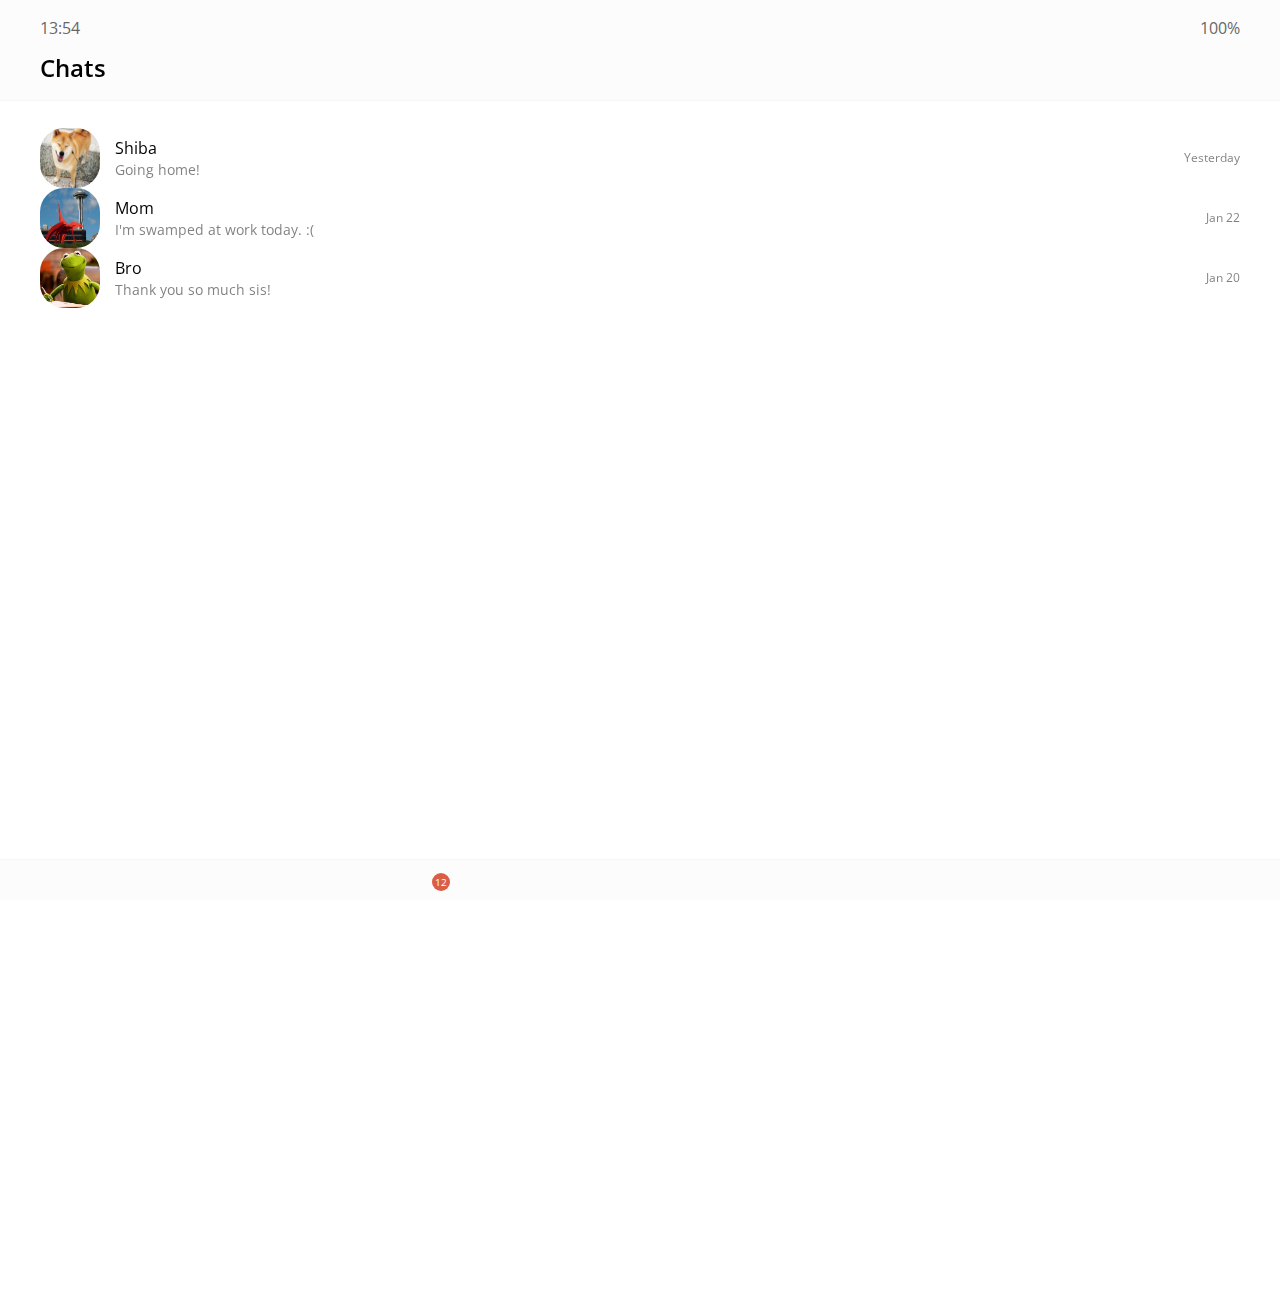
<file: index.html>
<!DOCTYPE html>
<html lang="en">
<head>
  <meta charset="UTF-8">
  <meta name="viewport" content="width=device-width, initial-scale=1.0">
  <meta http-equiv="X-UA-Compatible" content="ie=edge">
  <link
      rel="stylesheet"
      href="https://use.fontawesome.com/releases/v5.7.2/css/all.css"
      integrity="sha384-fnmOCqbTlWIlj8LyTjo7mOUStjsKC4pOpQbqyi7RrhN7udi9RwhKkMHpvLbHG9Sr"
      crossorigin="anonymous" />
  <link rel="stylesheet" href="css/styles.css"/>
  <title>Chats | Kakao Clone</title>
</head>

<body>
  <div class="status-bar">
    <div class="status-bar__column">
      <span class="status-bar__clock">13:54 </span>
    </div>
    <div class="status-bar__column">
      <i class="fas fa-clock"></i>
      <i class="fas fa-volume-mute"></i>
      <i class="fas fa-wifi"></i>
      <span class="status-bar__battery-level">100%</span>
      <i class="fas fa-battery-full"></i>
    </div>
  </div>
  <header class="header">
    <div class="header__header-column">
      <h1 class="header__title">Chats</h1>
    </div>
    <div class="header__header-column">
      <span class="header__icon">
        <a href="find.html" class="header__icon-link"><i class="fas fa-search"></i></a>
      </span>
      <span class="header__icon">
        <a href="index.html" class="header__icon-link"><i class="far fa-comment"></i></a>
      </span>
      <span class="header__icon">
        <a href="settings.html" class="header__icon-link"><i class="fa fa-cog"></i></a> 
      </span>
    </div>
  </header>

  <main class="chats">
    <ul class="chats__list">
      <!-- 1st chat -->
      <li class="friends__friend chats__chat chat">
        <a href="chat.html">
          <div class="chats__chat friend friend--lg">
            <div class="friend__column">
              <img src="./images/shiba.jpg" alt="avatar" class="m-avatar friend__avatar">
              <div class="friend__content">
                <span class="friend__name">
                  Shiba
                </span>
                <span class="friend__bottom-text">
                  Going home!
                </span>
              </div>
            </div> 
            <div class="friend__column">
              <span class="chat__timestamp">
                Yesterday
              </span> 
            </div>
          </div>
        </a>
      </li>
      
      <!-- 2nd chat -->
      <li class="friends__friend chats__chat chat">
        <a href="chat.html">
          <div class="chats__chat friend friend--lg">
            <div class="friend__column">
              <img src="./images/spaceneedle.jpg" alt="avatar" class="m-avatar friend__avatar">
              <div class="friend__content">
                <span class="friend__name">
                  Mom
                </span>
                <span class="friend__bottom-text">
                  I'm swamped at work today. :(
                </span>
              </div>
            </div> 
            <div class="friend__column">
              <span class="chat__timestamp">
                Jan 22
              </span> 
            </div>
          </div>
        </a>
      </li>

      <!-- 3rd chat -->
      <li class="friends__friend chats__chat chat">
        <a href="chat.html">
          <div class="chats__chat friend friend--lg">
            <div class="friend__column">
              <img src="./images/kermit.jpg" alt="avatar" class="m-avatar friend__avatar">
              <div class="friend__content">
                <span class="friend__name">
                  Bro
                </span>
                <span class="friend__bottom-text">
                  Thank you so much sis!
                </span>
              </div>
            </div> 
            <div class="friend__column">
              <span class="chat__timestamp">
                Jan 20
              </span> 
            </div>
          </div>
        </a>
      </li>
    </ul>
  </main>

  <nav class="nav">
    <ul class="nav__list">
      <li class="nav__list-item">
        <a href="friends.html" class="nav__list-link">
          <i class="far fa-user"></i>
        </a>
      </li>
      <li class="nav__list-item">
        <!-- container will be relative -->
        <a href="index.html" class="nav__list-link">
          <!-- badge will be absolute -->
          <div class="nav__badge">12</div> 
          <i class="fas fa-comment"></i>
        </a>
      </li>
      <li class="nav__list-item">
        <a href="find.html" class="nav__list-link">
          <i class="fas fa-search"></i>
        </a>
      </li>
      <li class="nav__list-item">
        <a href="more.html" class="nav__list-link">
          <i class="fas fa-ellipsis-h"></i>
        </a>
      </li>
    </ul>
  </nav>
</body>
</html>
</file>
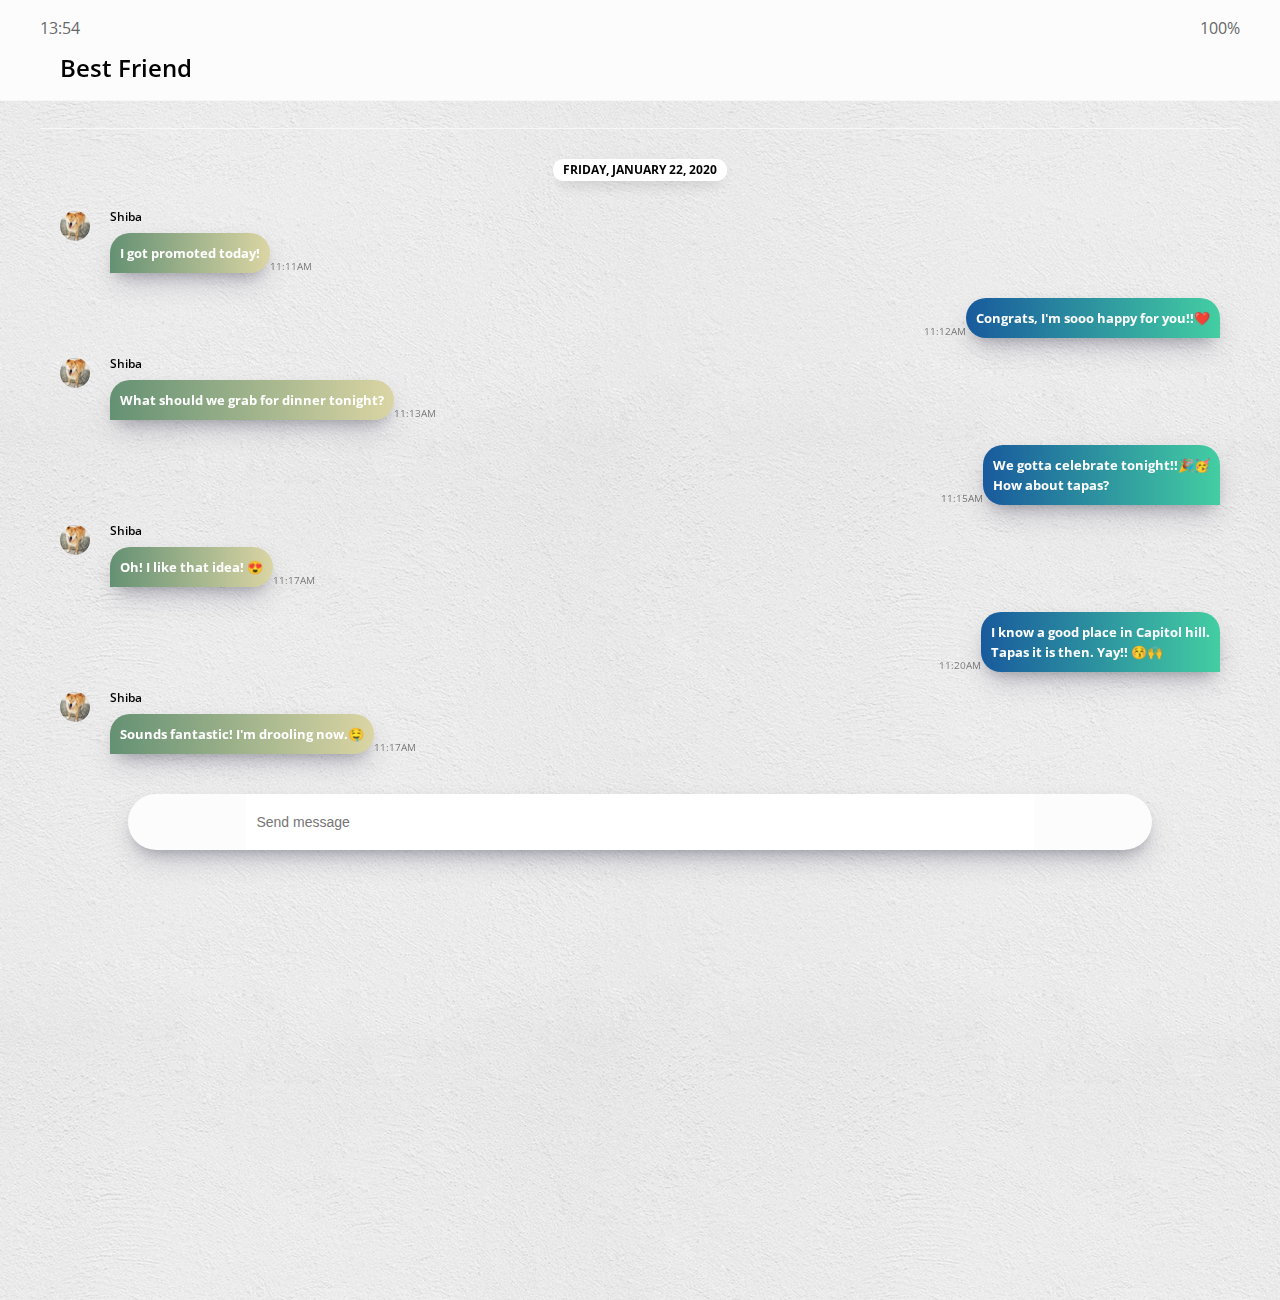
<file: chat.html>
<!DOCTYPE html>
<html lang="en">
<head>
  <meta charset="UTF-8">
  <meta name="viewport" content="width=device-width, initial-scale=1.0">
  <meta http-equiv="X-UA-Compatible" content="ie=edge">
  <link
      rel="stylesheet"
      href="https://use.fontawesome.com/releases/v5.7.2/css/all.css"
      integrity="sha384-fnmOCqbTlWIlj8LyTjo7mOUStjsKC4pOpQbqyi7RrhN7udi9RwhKkMHpvLbHG9Sr"
      crossorigin="anonymous" />
  <link rel="stylesheet" href="css/styles.css"/>
  <title>Chat | Kakao Clone</title>
</head>

<body class="chats-body">
  <div class="status-bar">
    <div class="status-bar__column">
      <span class="status-bar__clock">13:54 </span>
    </div>
    <div class="status-bar__column">
      <i class="fas fa-clock"></i>
      <i class="fas fa-volume-mute"></i>
      <i class="fas fa-wifi"></i>
      <span class="status-bar__battery-level">100%</span>
      <i class="fas fa-battery-full"></i>
    </div>
  </div>

  <header class="header">
    <div class="header__header-column">
      <a href="index.html" class="header__back-btn">
        <i class="fas fa-arrow-left"></i>
      </a>
      <h1 class="header__title">Best Friend</h1>
    </div>

    <div class="header__header-column">
      <span class="header__icon">
        <i class="fas fa-search"></i>
      </span>
      <span class="header__icon">
        <i class="fas fa-bars"></i>
      </span>
    </div>
  </header>

  <main class="chat">
    <ul class="chat__messages">
      <span class="chat__timestamp">Friday, January 22, 2020</span>
      <!-- Incoming message -->
      <li class="incoming-message message">
        <!-- 1st column -->
        <img src="images/shiba.jpg" class="message__avatar" alt="avatar"/>
        <!-- 2nd column -->
        <span class="message__content">
          <span class="message__author">Shiba</span>
          <div class="message__bubble">
            I got promoted today!
          </div>
        </span>
        <!-- 3rd column -->
        <span class="message__timestamp">11:11AM</span>
      </li>

      <!-- Outgoing message -->
      <li class="outgoing-message message">
        <!-- 1st column -->
        <span class="message__timestamp">11:12AM</span>
        <!-- 2nd column -->
        <span class="message__content">
          <div class="message__bubble">
            Congrats, I'm sooo happy for you!!❤️
          </div>
        </span>
      </li>

      <!-- Incoming message -->
      <li class="incoming-message message">
        <!-- 1st column -->
        <img src="images/shiba.jpg" class="message__avatar" alt="avatar"/>
        <!-- 2nd column -->
        <span class="message__content">
          <span class="message__author">Shiba</span>
          <div class="message__bubble">
            What should we grab for dinner tonight?
          </div>
        </span>
        <!-- 3rd column -->
        <span class="message__timestamp">11:13AM</span>
      </li>

      <!-- Outgoing message -->
      <li class="outgoing-message message">
        <!-- 1st column -->
        <span class="message__timestamp">11:15AM</span>
        <!-- 2nd column -->
        <span class="message__content">
          <div class="message__bubble">
            We gotta celebrate tonight!!🎉🥳
            <br>
            How about tapas?
          </div>
        </span>
      </li>

      <!-- Incoming message -->
      <li class="incoming-message message">
        <!-- 1st column -->
        <img src="images/shiba.jpg" class="message__avatar" alt="avatar"/>
        <!-- 2nd column -->
        <span class="message__content">
          <span class="message__author">Shiba</span>
          <div class="message__bubble">
            Oh! I like that idea! 😍
          </div>
        </span>
        <!-- 3rd column -->
        <span class="message__timestamp">11:17AM</span>
      </li>

      <!-- Outgoing message -->
      <li class="outgoing-message message">
        <!-- 1st column -->
        <span class="message__timestamp">11:20AM</span>
        <!-- 2nd column -->
        <span class="message__content">
          <div class="message__bubble">
            I know a good place in Capitol hill.
            <br>
            Tapas it is then. Yay!! 😚🙌
          </div>
        </span>
      </li>

      <!-- Incoming message -->
      <li class="incoming-message message">
        <!-- 1st column -->
        <img src="images/shiba.jpg" class="message__avatar" alt="avatar"/>
        <!-- 2nd column -->
        <span class="message__content">
          <span class="message__author">Shiba</span>
          <div class="message__bubble">
            Sounds fantastic! I'm drooling now.🤤
          </div>
        </span>
        <!-- 3rd column -->
        <span class="message__timestamp">11:17AM</span>
      </li>


    </ul>
  </main>

  <div class="chat__write">
    <!-- 1st column -->
    <div class="chat__write-column">
      <i class="far fa-plus-square"></i>
    </div>
    <!-- 2nd column -->
    <div class="chat__write-column">
      <input type="text" placeholder="Send message" class="chat__write-input">
    </div>
    <!-- 3rd column -->
    <div class="chat__write-column">
      <span class="chat__write-icon">
        <i class="far fa-smile-wink"></i>
      </span>
      <span class="chat__write-icon">
        <i class="fas fa-microphone"></i>
      </span>
    </div>
  </div>

</body>
</html>
</file>
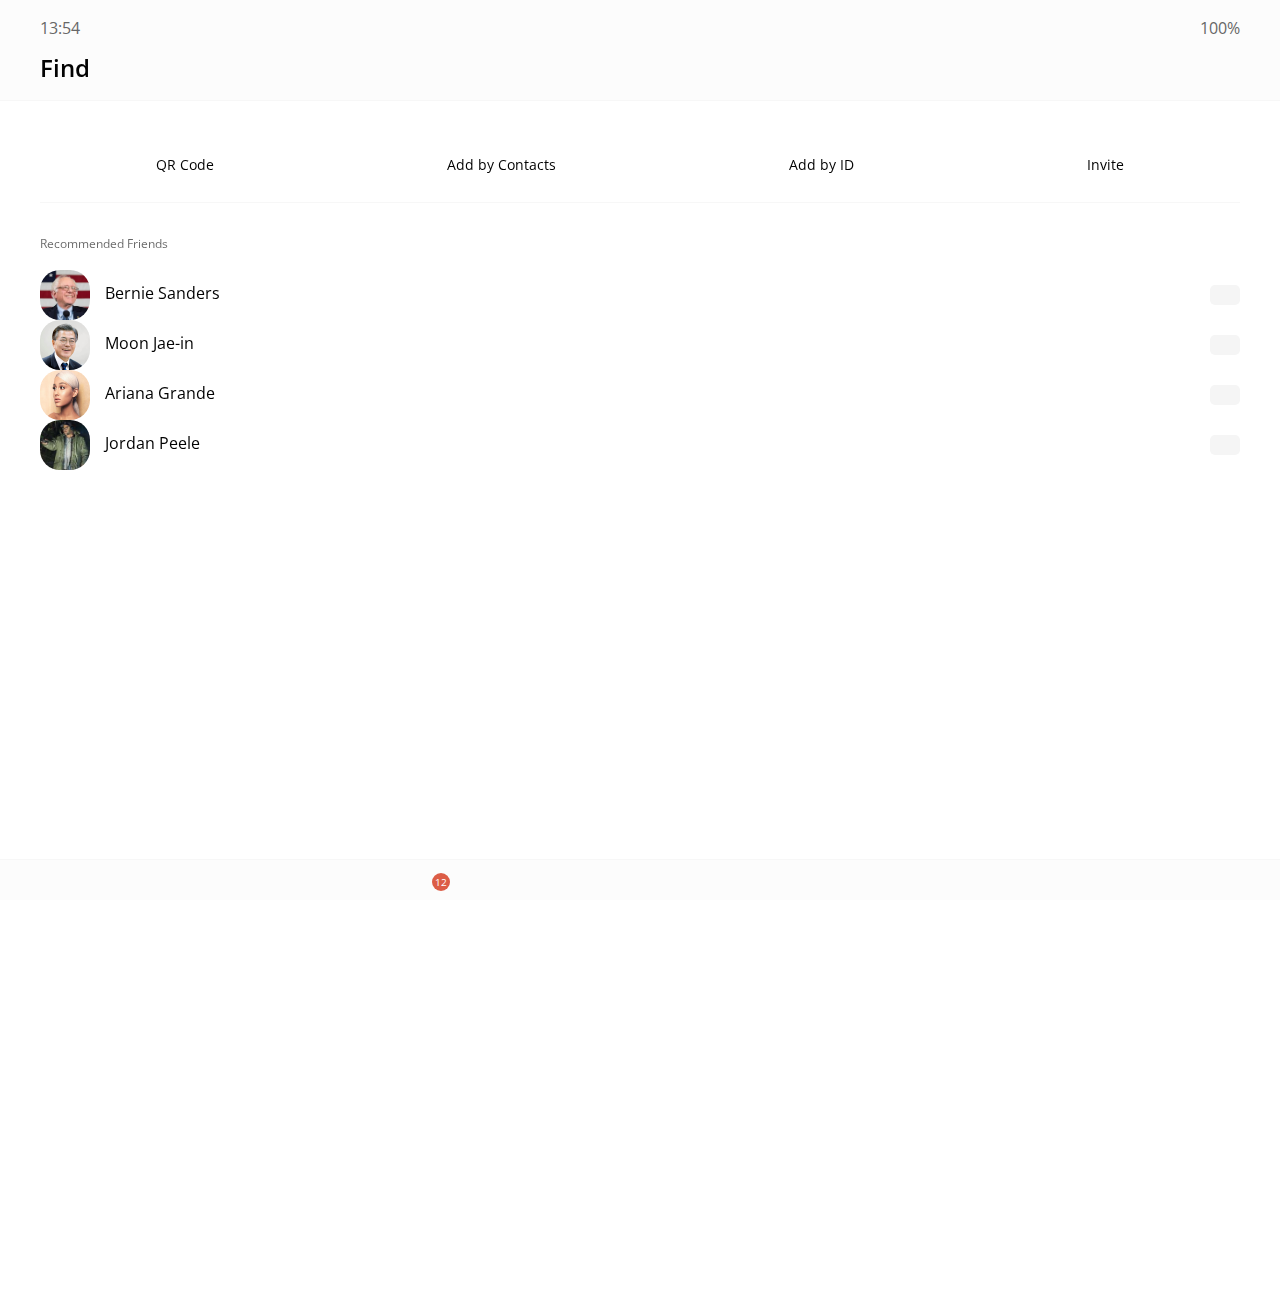
<file: find.html>
<!DOCTYPE html>
<html lang="en">
<head>
  <meta charset="UTF-8">
  <meta name="viewport" content="width=device-width, initial-scale=1.0">
  <meta http-equiv="X-UA-Compatible" content="ie=edge">
  <link
      rel="stylesheet"
      href="https://use.fontawesome.com/releases/v5.7.2/css/all.css"
      integrity="sha384-fnmOCqbTlWIlj8LyTjo7mOUStjsKC4pOpQbqyi7RrhN7udi9RwhKkMHpvLbHG9Sr"
      crossorigin="anonymous" />
  <link rel="stylesheet" href="css/styles.css"/>
  <title>Find | Kakao Clone</title>
</head>
<body>
  <div class="status-bar">
    <div class="status-bar__column">
      <span class="status-bar__clock">13:54 </span>
    </div>
    <div class="status-bar__column">
      <i class="fas fa-clock"></i>
      <i class="fas fa-volume-mute"></i>
      <i class="fas fa-wifi"></i>
      <span class="status-bar__battery-level">100%</span>
      <i class="fas fa-battery-full"></i>
    </div>
  </div>
  <header class="header">
    <div class="header__header-column">
      <h1 class="header__title">Find</h1>
    </div>
    <div class="header__header-column">
      <span class="header__icon">
        <i class="fas fa-search"></i>
      </span>
      <span class="header__icon">
        <i class="fa fa-cog"></i>
      </span>
    </div>
  </header>

  <main class="find">
    <header class="find__header">
      <ul class="find__header-list">
        <!-- QR code -->
        <li class="find__header-btn header-btn">
          <span class="header-btn__icon">
            <i class="fas fa-qrcode fa-2x"></i>
          </span>
          <span class="header-btn__title">
            QR Code
          </span>
        </li>

        <!-- Add by Contacts -->
        <li class="find__header-btn header-btn">
          <span class="header-btn__icon">
            <i class="fas fa-user-plus fa-2x"></i>
          </span>
          <span class="header-btn__title">
            Add by Contacts
          </span>
        </li>

        <!-- Add by ID -->
        <li class="find__header-btn header-btn">
          <span class="header-btn__icon">
            <i class="fas fa-passport fa-2x"></i>
          </span>
          <span class="header-btn__title">
            Add by ID
          </span>
        </li>

        <!-- invite -->
        <li class="find__header-btn header-btn">
          <span class="header-btn__icon">
            <i class="far fa-envelope fa-2x"></i>
          </span>
          <span class="header-btn__title">
            Invite
          </span>
        </li>
      </ul>
    </header>

    <!-- Recommended Friends -->
    <ul class="find__recommended">
      <h5 class="find__title">
        Recommended Friends
      </h5>

      <!-- 1st friend -->
      <li class="find__friend friend friend--lg">
        <div class="friend__column">
          <img src="./images/bernie.jpg" alt="avatar" class="friend__avatar">
          <div class="friend__content">
            <span class="friend__name">
              Bernie Sanders
            </span>
          </div>
        </div> 
        <div class="friend__column">
          <div class="friend__add-btn">
            <i class="fas fa-user-plus"></i>
          </div>
        </div>
      </li>

      <!-- 2nd friend -->
      <li class="find__friend friend friend--lg">
        <div class="friend__column">
          <img src="./images/moon.jpg" alt="avatar" class="friend__avatar">
          <div class="friend__content">
            <span class="friend__name">
              Moon Jae-in
            </span>
          </div>
        </div> 
        <div class="friend__column">
          <div class="friend__add-btn">
            <i class="fas fa-user-plus"></i>
          </div>
        </div>
      </li>

      <!-- 3rd friend -->
      <li class="find__friend friend friend--lg">
        <div class="friend__column">
          <img src="./images/ariana.jpg" alt="avatar" class="friend__avatar">
          <div class="friend__content">
            <span class="friend__name">
              Ariana Grande
            </span>
          </div>
        </div> 
        <div class="friend__column">
          <div class="friend__add-btn">
            <i class="fas fa-user-plus"></i>
          </div>
        </div>
      </li>

      <!-- 4th friend -->
      <li class="find__friend friend friend--lg">
        <div class="friend__column">
          <img src="./images/jordan.jpg" alt="avatar" class="friend__avatar">
          <div class="friend__content">
            <span class="friend__name">
              Jordan Peele
            </span>
          </div>
        </div> 
        <div class="friend__column">
          <div class="friend__add-btn">
            <i class="fas fa-user-plus"></i>
          </div>
        </div>
      </li>

    </ul>
  </main>
  <nav class="nav">
    <ul class="nav__list">
      <li class="nav__list-item">
        <a href="friends.html" class="nav__list-link">
          <i class="far fa-user"></i>
        </a>
      </li>
      <li class="nav__list-item">
        <a href="index.html" class="nav__list-link">
          <div class="nav__badge">12</div>
          <i class="far fa-comment"></i>
        </a>
      </li>
      <li class="nav__list-item">
        <a href="find.html" class="nav__list-link">
          <i class="fas fa-search"></i>
        </a>
      </li>
      <li class="nav__list-item">
        <a href="more.html" class="nav__list-link">
          <i class="fas fa-ellipsis-h"></i>
        </a>
      </li>
    </ul>
  </nav>
</body>
</html>
</file>
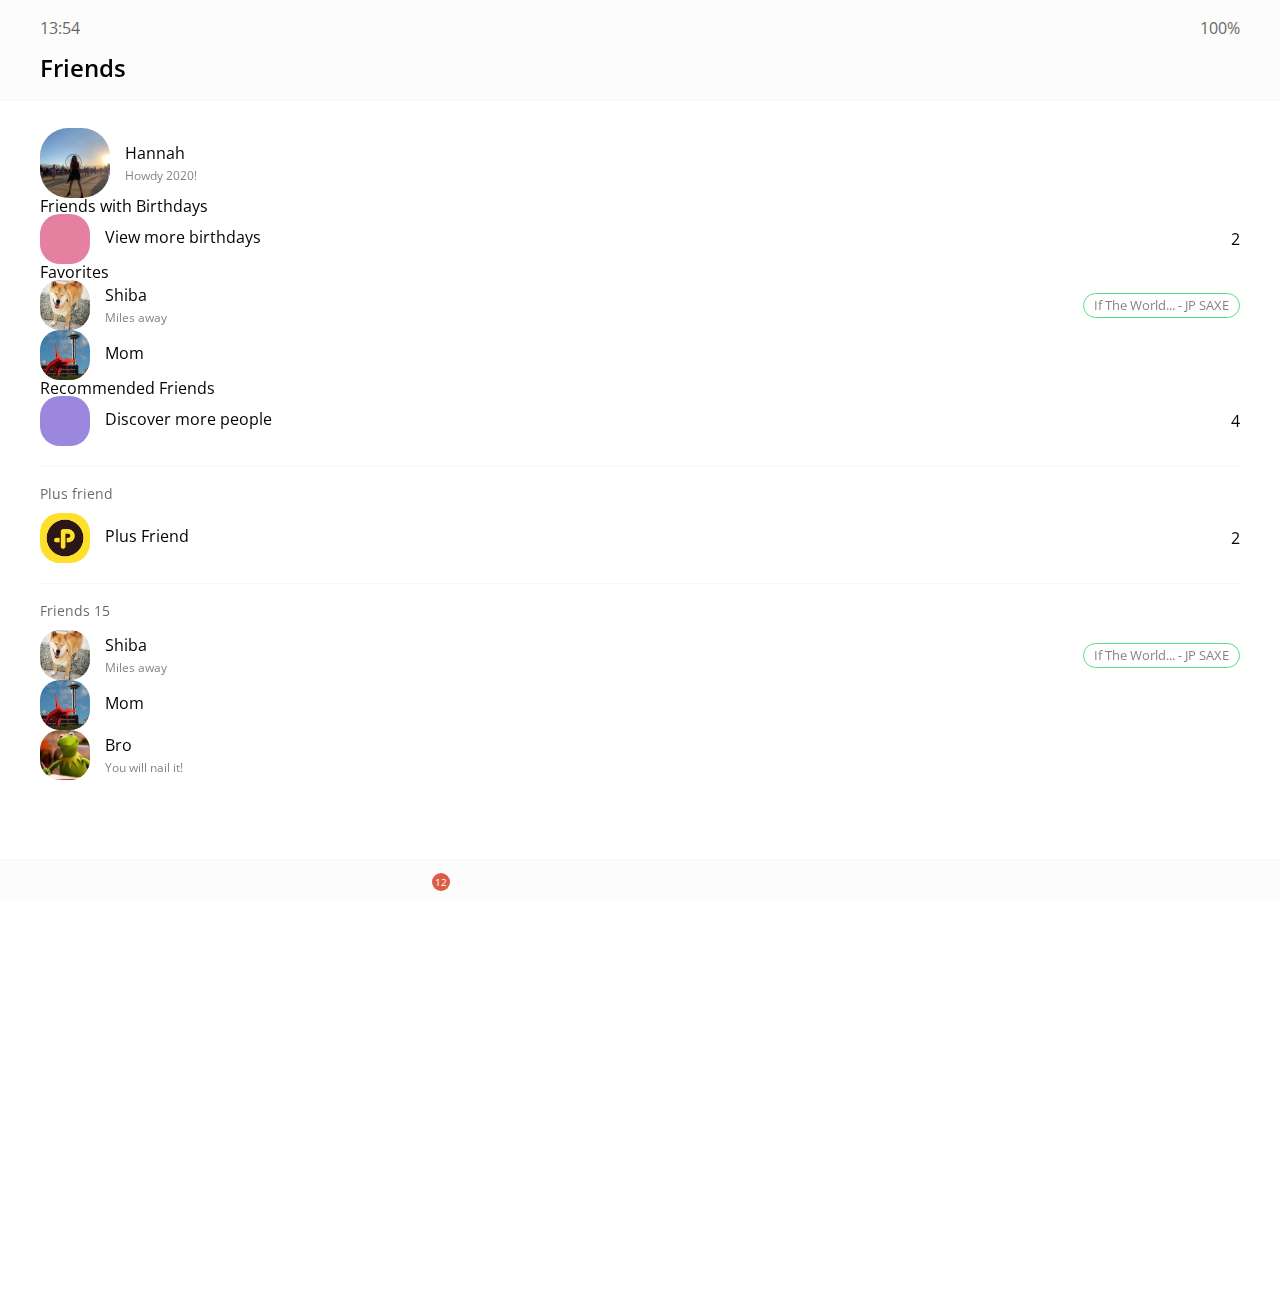
<file: friends.html>
<!DOCTYPE html>
<html lang="en">
<head>
  <meta charset="UTF-8">
  <meta name="viewport" content="width=device-width, initial-scale=1.0">
  <meta http-equiv="X-UA-Compatible" content="ie=edge">
  <link
      rel="stylesheet"
      href="https://use.fontawesome.com/releases/v5.7.2/css/all.css"
      integrity="sha384-fnmOCqbTlWIlj8LyTjo7mOUStjsKC4pOpQbqyi7RrhN7udi9RwhKkMHpvLbHG9Sr"
      crossorigin="anonymous" />
  <link rel="stylesheet" href="css/styles.css"/>
  <title>Friends | Kakao Clone</title>
</head>
<body>
  <div class="status-bar">
    <div class="status-bar__column">
      <span class="status-bar__clock">13:54 </span>
    </div>
    <div class="status-bar__column">
      <i class="fas fa-clock"></i>
      <i class="fas fa-volume-mute"></i>
      <i class="fas fa-wifi"></i>
      <span class="status-bar__battery-level">100%</span>
      <i class="fas fa-battery-full"></i>
    </div>
  </div>
  <header class="header">
    <div class="header__header-column">
      <h1 class="header__title">Friends</h1>
    </div>
    <div class="header__header-column">
      <span class="header__icon">
        <i class="fas fa-search"></i>
      </span>
      <span class="header__icon">
        <i class="fa fa-cog"></i>
      </span>
    </div>
  </header>

  <main class="friends">
    <header class="friends__header">

      <!-- My Profile -->
      <div class="friends__friend friend">
        <div class="friend__column">
          <img src="./images/avatar.jpg" alt="avatar" class="g-avatar friend__avatar">
          <div class="friend__content">
            <span class="friend__name">
              Hannah
            </span>
            <span class="friend__status">
              Howdy 2020!
            </span>
          </div>
        </div>    
      </div>
    </header>

    <!-- Friends with Birthdays -->
    <ul class="friends__maintitle">
      <h5 class="friends__title">Friends with Birthdays</h5>
      <li class="friends__friend friend">
        <div class="friend__column">
          <i class="fas fa-birthday-cake friend__avatar"></i>
          <div class="friend__content">
            <span class="friend__name">
              View more birthdays
            </span>
          </div>
        </div> 
        <div class="friend__column">
          <div class="friends__number">
            <span>
              2 
            </span>
            <i class="fas fa-chevron-right"></i>
          </div>
        </div>
      </li>
    </ul>

    <!-- Favorites -->
    <ul class="friends__maintitle">
      <h5 class="friends__title">Favorites</h5>
      <!-- 1st favorite -->
      <li class="friends__friend friend">
        <div class="friend__column">
          <img src="./images/shiba.jpg" alt="avatar" class="friend__avatar">
          <div class="friend__content">
            <span class="friend__name">
              Shiba
            </span>
            <span class="friend__status">
              Miles away
            </span>
          </div>
        </div> 
        <div class="friend__column">
          <div class="friend__now-listening">
            <span>
              If The World... - JP SAXE 
            </span>
            <i class="fas fa-play"></i>
          </div>
        </div>
      </li>

      <!-- 2nd favorite -->
      <li class="friends__friend friend">
        <div class="friend__column">
          <img src="./images/spaceneedle.jpg" alt="avatar" class="friend__avatar">
          <div class="friend__content">
            <span class="friend__name">
              Mom
            </span>
          </div>
        </div> 
      </li>
    </ul>

    <!-- Recommended Friends -->
    <ul class="friends__maintitle">
      <h5 class="friends__title">Recommended Friends</h5>
      <li class="friends__friend friend">
        <div class="friend__column">
          <i class="far fa-grin-beam friend__avatar"></i>
          <div class="friend__content">
            <span class="friend__name">
              Discover more people
            </span>
          </div>
        </div> 
        <div class="friend__column">
          <div class="friends__number">
            <span> 4 </span>
            <i class="fas fa-chevron-right"></i>
          </div>
        </div>
      </li>
    </ul>

    <!-- Plus Friend -->
    <div class="friends__plus friends__maintitle">
      <h5 class="friends__title">Plus friend</h5>
      <div class="friends__friend friend">
        <div class="friend__column">
          <img src="./images/plus-friends.jpg" alt="avatar" class="friend__avatar">
          <div class="friend__content">
            <span class="friend__name">
              Plus Friend
            </span>
          </div>
        </div>
        <div class="friend__column">
          <div class="friends__number">
            <span>
              2 
            </span>
            <i class="fas fa-chevron-right"></i>
          </div>
        </div>
      </div>
    </div>

    <!-- Friends List -->
    <ul class="friends__list">
      <h5 class="friends__title">Friends 15</h5>

      <!-- 1st friend -->
      <li class="friends__friend friend">
        <div class="friend__column">
          <img src="./images/shiba.jpg" alt="avatar" class="friend__avatar">
          <div class="friend__content">
            <span class="friend__name">
              Shiba
            </span>
            <span class="friend__status">
              Miles away
            </span>
          </div>
        </div> 
        <div class="friend__column">
          <div class="friend__now-listening">
            <span>
              If The World... - JP SAXE 
            </span>
            <i class="fas fa-play"></i>
          </div>
        </div>
      </li>

      <!-- 2nd friend -->
      <li class="friends__friend friend">
        <div class="friend__column">
          <img src="./images/spaceneedle.jpg" alt="avatar" class="friend__avatar">
          <div class="friend__content">
            <span class="friend__name">
              Mom
            </span>
            <span class="friend__status"></span>
          </div>
        </div> 
      </li>

      <!-- 3rd friend -->
      <li class="friends__friend friend">
        <div class="friend__column">
          <img src="./images/kermit.jpg" alt="avatar" class="friend__avatar">
          <div class="friend__content">
            <span class="friend__name">
              Bro
            </span>
            <span class="friend__status">
              You will nail it!
            </span>
          </div>
        </div> 
      </li>
    </ul>
  </main>

  <nav class="nav">
    <ul class="nav__list">
      <li class="nav__list-item">
        <a href="friends.html" class="nav__list-link">
          <i class="fas fa-user"></i>
        </a>
      </li>
      <li class="nav__list-item">
        <a href="index.html" class="nav__list-link">
          <div class="nav__badge">12</div>
          <i class="far fa-comment"></i>
        </a>
      </li>
      <li class="nav__list-item">
        <a href="find.html" class="nav__list-link">
          <i class="fas fa-search"></i>
        </a>
      </li>
      <li class="nav__list-item">
        <a href="more.html" class="nav__list-link">
          <i class="fas fa-ellipsis-h"></i>
        </a>
      </li>
    </ul>
  </nav>
</body>
</html>
</file>
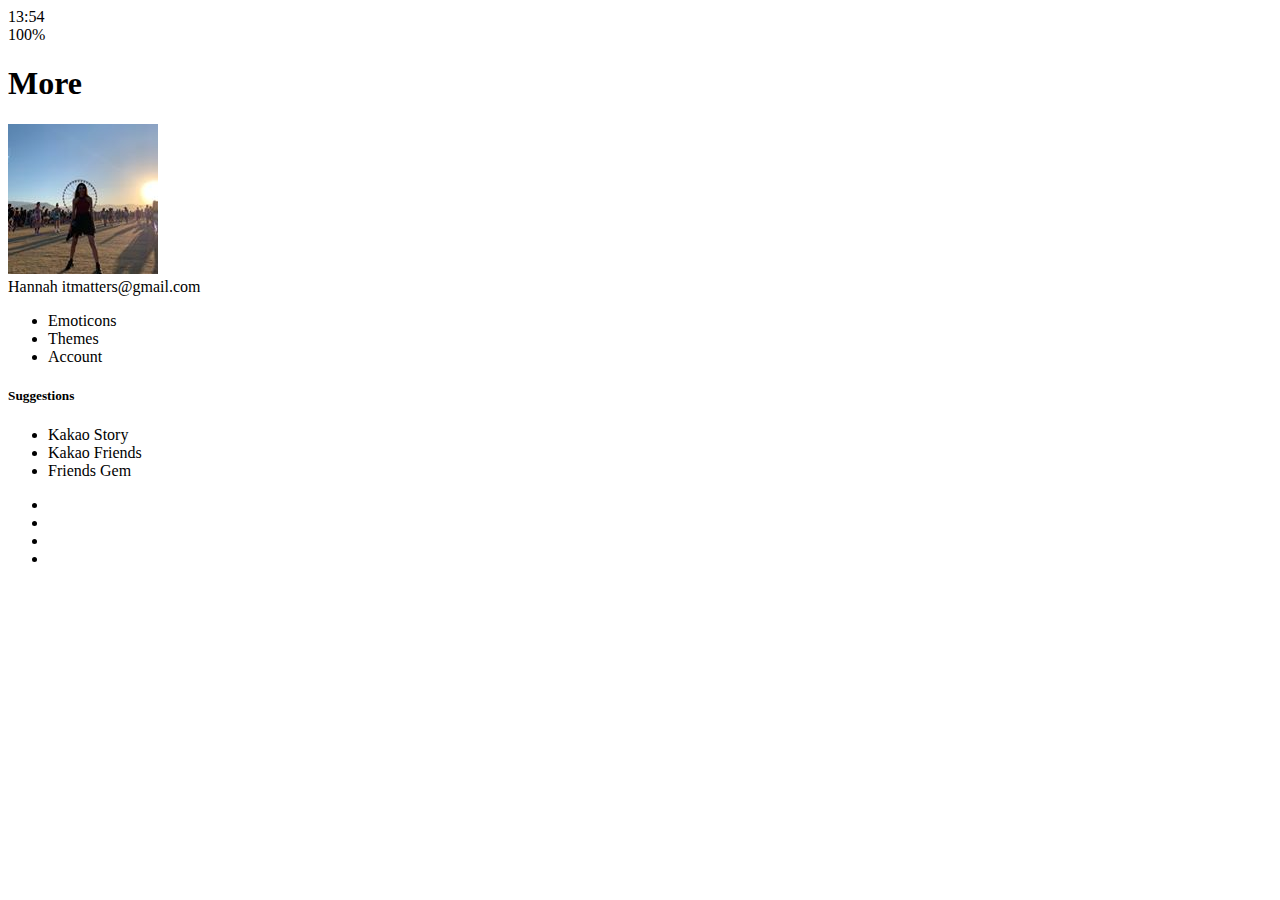
<file: more.html>
<!DOCTYPE html>
<html lang="en">
<head>
  <meta charset="UTF-8">
  <meta name="viewport" content="width=device-width, initial-scale=1.0">
  <meta http-equiv="X-UA-Compatible" content="ie=edge">
  <link
      rel="stylesheet"
      href="https://use.fontawesome.com/releases/v5.7.2/css/all.css"
      integrity="sha384-fnmOCqbTlWIlj8LyTjo7mOUStjsKC4pOpQbqyi7RrhN7udi9RwhKkMHpvLbHG9Sr"
      crossorigin="anonymous" />
  <title>More | Kakao Clone</title>
</head>
<body>
  <div class="status-bar">
    <div class="status-bar__column">
      <span class="status-bar__clock">13:54 </span>
    </div>
    <div class="status-bar__column">
      <i class="fas fa-clock"></i>
      <i class="fas fa-volume-mute"></i>
      <i class="fas fa-wifi"></i>
      <span class="status-bar__battery-level">100%</span>
      <i class="fas fa-battery-full"></i>
    </div>
  </div>
  <header class="header">
    <div class="header__header-column">
      <h1 class="header__title">More</h1>
    </div>
    <div class="header__header-column">
      <span class="header__icon">
        <i class="fas fa-search"></i>
      </span>
      <span class="header__icon">
        <i class="fas fa-qrcode"></i>
      </span>
      <span class="header__icon">
        <a href="settings.html">
          <i class="fa fa-cog"></i>
        </a>
      </span>
    </div>
  </header>
  <main class="more">
    <header class="more__header">
      <div class="friends__friend friend friend--lg">
        <div class="friend__column">
          <img src="./images/avatar.jpg" alt="avatar" class="g-avatar friend__avatar">
          <div class="friend__content">
            <span class="friend__name">
              Hannah
            </span>
            <span class="friend__status">
              itmatters@gmail.com
            </span>
          </div>
        </div> 
        <div class="friend__column">
          <i class="far fa-comment-alt fa-2x"></i>
        </div>
      </div>
      <ul class="more__btn-list">
        <!-- li.more__btn>span.more__btn-icon+span.more__btn-title -->
        <!-- Emoticons -->
        <li class="more__btn">
          <span class="more__btn-icon">
            <i class="far fa-grin-hearts fa-2x"></i>
          </span>
          <span class="more__btn-title">Emoticons</span>
        </li>

        <!-- Themes -->
        <li class="more__btn">
          <span class="more__btn-icon">
            <i class="fas fa-brush fa-2x"></i>
          </span>
          <span class="more__btn-title">Themes</span>
        </li>

        <!-- Account -->
        <li class="more__btn">
          <span class="more__btn-icon">
            <i class="fab fa-kickstarter-k fa-2x"></i>
          </span>
          <span class="more__btn-title">Account</span>
        </li>
      </ul>
    </header>

    <section class="more__suggestions">
      <h5 class="more__title">Suggestions</h5>
      <ul class="more__suggestions-list">
        <!-- Kakao Story -->
        <li class="more__sugession suggestion">
          <span class="suggestion__icon">
            <i class="fas fa-quote-right fa-2x"></i>
          </span>
          <span class="suggestion__title">Kakao Story</span>
        </li>
        <!-- Kakao Friends -->
        <li class="more__sugession suggestion">
          <span class="suggestion__icon">
            <i class="fas fa-dog fa-2x"></i>
          </span>
          <span class="suggestion__title">Kakao Friends</span>
        </li>
        <!-- Friends Gem -->
        <li class="more__sugession suggestion">
          <span class="suggestion__icon">
            <i class="fas fa-gamepad fa-2x"></i>
          </span>
          <span class="suggestion__title">Friends Gem</span>
        </li>
      </ul>
    </section>
  </main>
  <nav class="nav">
    <ul class="nav__list">
      <li class="nav__list-item">
        <a href="friends.html" class="nav__list-link">
          <i class="far fa-user"></i>
        </a>
      </li>
      <li class="nav__list-item">
        <a href="index.html" class="nav__list-link">
          <i class="far fa-comment"></i>
        </a>
      </li>
      <li class="nav__list-item">
        <a href="find.html" class="nav__list-link">
          <i class="fas fa-search"></i>
        </a>
      </li>
      <li class="nav__list-item">
        <a href="more.html" class="nav__list-link">
          <i class="fas fa-ellipsis-h"></i>
        </a>
      </li>
    </ul>
  </nav>
</body>
</html>
</file>
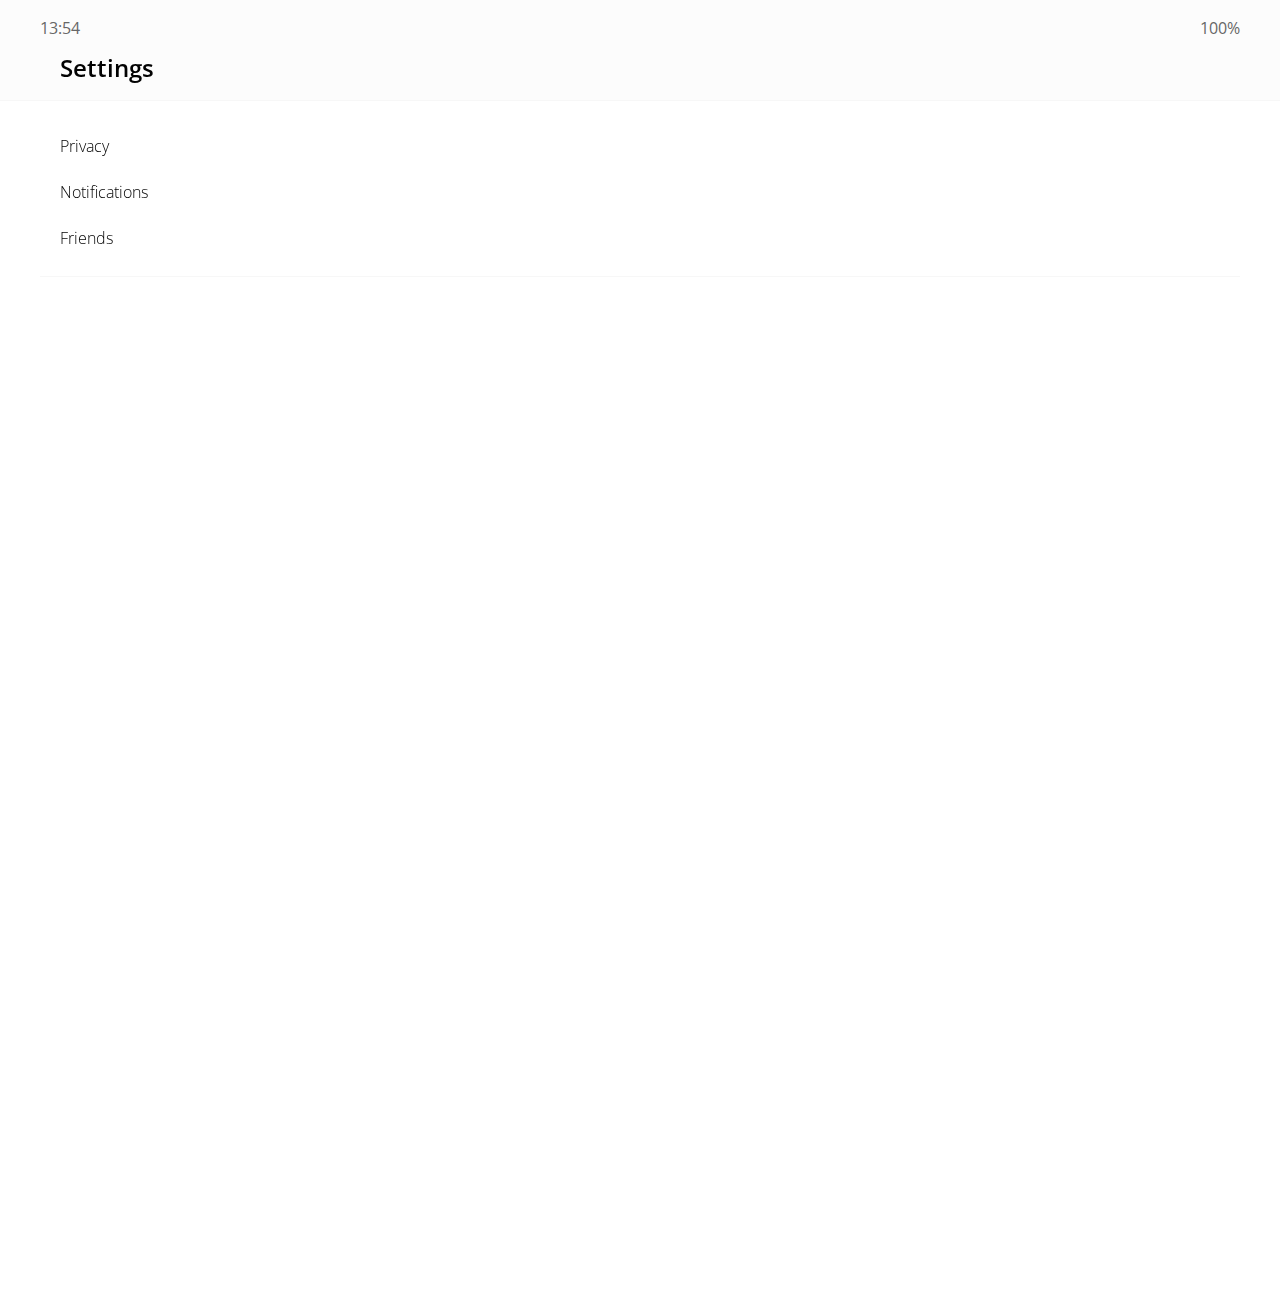
<file: settings.html>
<!DOCTYPE html>
<html lang="en">
<head>
  <meta charset="UTF-8">
  <meta name="viewport" content="width=device-width, initial-scale=1.0">
  <meta http-equiv="X-UA-Compatible" content="ie=edge">
  <link
      rel="stylesheet"
      href="https://use.fontawesome.com/releases/v5.7.2/css/all.css"
      integrity="sha384-fnmOCqbTlWIlj8LyTjo7mOUStjsKC4pOpQbqyi7RrhN7udi9RwhKkMHpvLbHG9Sr"
      crossorigin="anonymous" />
  <link rel="stylesheet" href="css/styles.css"/>
  <title>Settings | Kakao Clone</title>
</head>

<body>
  <div class="status-bar">
    <div class="status-bar__column">
      <span class="status-bar__clock">13:54 </span>
    </div>
    <div class="status-bar__column">
      <i class="fas fa-clock"></i>
      <i class="fas fa-volume-mute"></i>
      <i class="fas fa-wifi"></i>
      <span class="status-bar__battery-level">100%</span>
      <i class="fas fa-battery-full"></i>
    </div>
  </div>

  <header class="header">
    <div class="header__header-column">
      <a href="more.html" class="header__back-btn">
        <i class="fas fa-arrow-left"></i>
      </a>
      <h1 class="header__title">Settings</h1>
    </div>
    <div class="header__header-column">
      <span class="header__icon">
        <i class="fas fa-search"></i>
      </span>
    </div>
  </header>

  <main class="settings">
    <section class="settings__sections">
      <ul class="settings__list">
        <!-- Privacy -->
        <li class="settings__setting">
          <span class="settings__icon">
            <i class="fas fa-lock"></i>
          </span>
          <span class="settings__title">Privacy</span>
        </li>

        <!-- Notifications -->
        <li class="settings__setting">
          <span class="settings__icon">
            <i class="far fa-bell"></i>
          </span>
          <span class="settings__title">Notifications</span>
        </li>

        <!-- Friends -->
        <li class="settings__setting">
          <span class="settings__icon">
            <i class="far fa-user"></i>  
          </span>
          <span class="settings__title">Friends</span>
        </li>
      </ul>
    </section>
    
  </main>
  
</body>
</html>
</file>
<file: css/styles.css>
/* Import google fonts */
@import url('https://fonts.googleapis.com/css?family=Open+Sans:300,400,600,700&display=swap');
@import "reset.css";
@import "status-bar.css";
@import "header.css";
@import "nav-bar.css";
@import "friend.css";
@import "friends.css";
@import "find.css";
@import "more.css";
@import "settings.css";
@import "chat.css";

* {
	box-sizing: border-box;
}

body {
	background-color: white;
	padding: 10px 20px;
	color: #020202;
	font-family: 'Open Sans', -apple-system, BlinkMacSystemFont, 'Segoe UI', Roboto, Oxygen, Ubuntu, Cantarell,
		'Open Sans', 'Helvetica Neue', sans-serif;
	height: 1300px;
}

a {
	/* inherit: means "get the color from a father" */
	color: inherit;
	text-decoration: none;
}

main {
	top: 118px;
	position: relative;
	z-index: 0;
	padding: 0px 20px 20px 20px;
}

.chats__link {
	z-index: 10;
}

.chats__link:hover {
	cursor: pointer;
}

.pointer {
	cursor: pointer;
}
</file>
